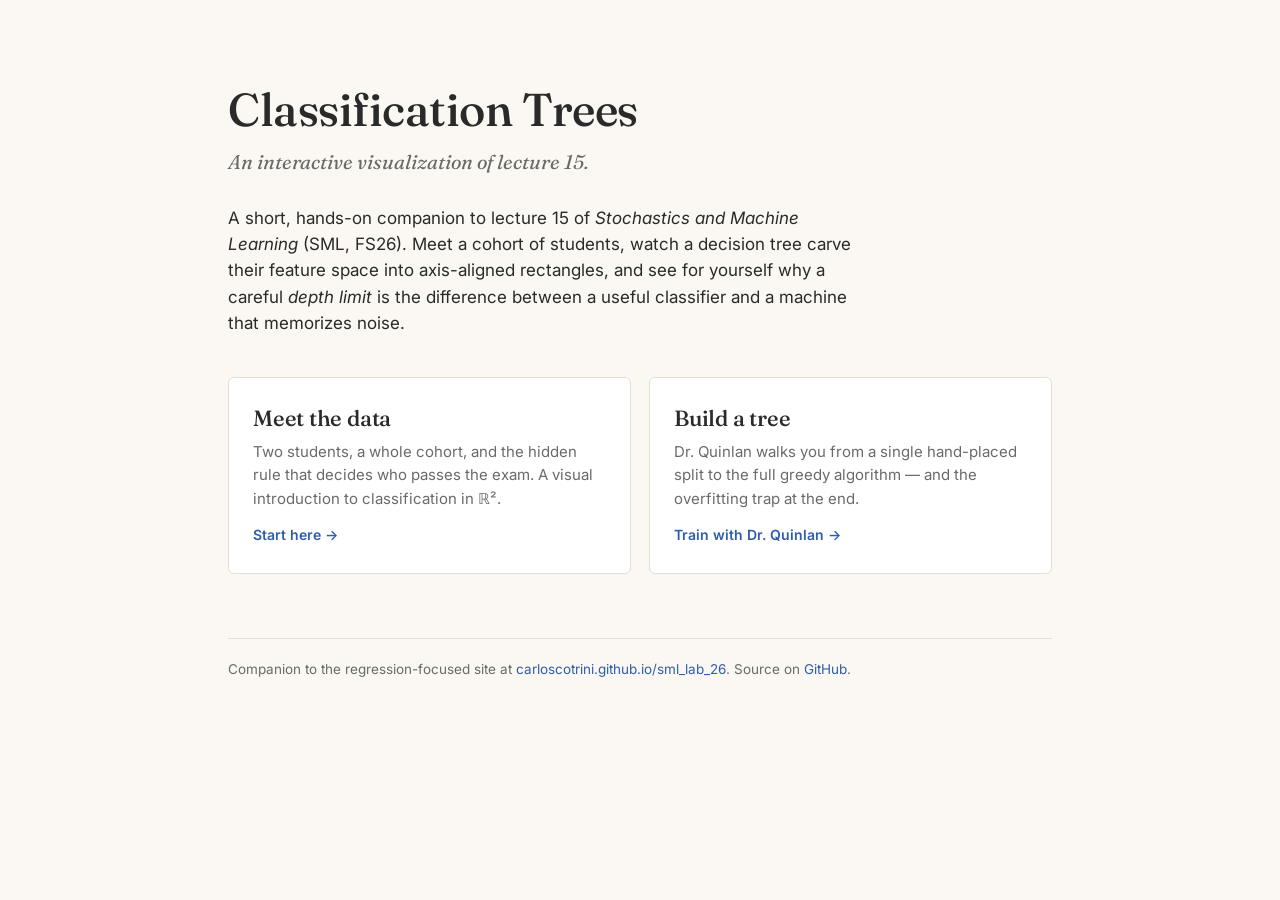
<file: site/index.html>
<!DOCTYPE html>
<html lang="en">
<head>
  <meta charset="utf-8" />
  <meta name="viewport" content="width=device-width, initial-scale=1" />
  <title>Classification Trees — decision-trees-viz</title>
  <link rel="preconnect" href="https://fonts.googleapis.com">
  <link rel="preconnect" href="https://fonts.gstatic.com" crossorigin>
  <link href="https://fonts.googleapis.com/css2?family=Fraunces:wght@400;500;600&family=Inter:wght@400;500;600&family=JetBrains+Mono&display=swap" rel="stylesheet">
  <link rel="stylesheet" href="./playground/shared/style.css" />
</head>
<body>
  <main class="landing">
    <section class="hero">
      <h1>Classification Trees</h1>
      <p class="subtitle">An interactive visualization of lecture 15.</p>
    </section>

    <p class="intro">
      A short, hands-on companion to lecture 15 of
      <em>Stochastics and Machine Learning</em> (SML, FS26).
      Meet a cohort of students, watch a decision tree carve their
      feature space into axis-aligned rectangles, and see for yourself
      why a careful <em>depth limit</em> is the difference between a
      useful classifier and a machine that memorizes noise.
    </p>

    <div class="card-grid">
      <a class="card" href="./playground/data-intro.html">
        <h2>Meet the data</h2>
        <p>Two students, a whole cohort, and the hidden rule that decides who passes the exam. A visual introduction to classification in ℝ².</p>
        <span class="cta">Start here →</span>
      </a>
      <a class="card" href="./playground/tree-builder.html">
        <h2>Build a tree</h2>
        <p>Dr. Quinlan walks you from a single hand-placed split to the full greedy algorithm — and the overfitting trap at the end.</p>
        <span class="cta">Train with Dr. Quinlan →</span>
      </a>
    </div>

    <footer>
      Companion to the regression-focused site at
      <a href="https://carloscotrini.github.io/sml_lab_26/" target="_blank" rel="noopener">carloscotrini.github.io/sml_lab_26</a>.
      Source on <a href="https://github.com/sml-fs26/decision-trees-viz" target="_blank" rel="noopener">GitHub</a>.
    </footer>
  </main>
</body>
</html>
</file>
<file: site/playground/shared/style.css>
/* style.css — shared styles for decision-trees-viz.
   Setosa/Distill-inspired: off-white, generous whitespace, minimal chrome. */

:root {
  /* Base */
  --c-bg:        #fbf8f3;
  --c-panel-bg:  #ffffff;
  --c-ink:       #2a2a2a;
  --c-ink-muted: #6a6a6a;
  --c-border:    #e4dfd5;

  /* Classification palette */
  --c-class-a:   #B83280;
  --c-class-b:   #3182CE;
  --c-split:     #E53E3E;
  --c-pure:      #27AE60;
  --c-impure:    #D4A017;
  --c-truth:     #D4A017;

  /* Character accents */
  --c-quinlan:   #2E5EA8;
  --c-breiman:   #805AD5;

  /* Type */
  --serif: 'Fraunces', 'Iowan Old Style', Georgia, serif;
  --sans:  'Inter', -apple-system, BlinkMacSystemFont, 'Segoe UI', Roboto, sans-serif;
  --mono:  'JetBrains Mono', 'SF Mono', Menlo, Monaco, Consolas, monospace;
}

* { box-sizing: border-box; }

html, body {
  margin: 0;
  padding: 0;
  background: var(--c-bg);
  color: var(--c-ink);
  font-family: var(--sans);
  font-size: 16.5px;
  line-height: 1.55;
}

a { color: var(--c-quinlan); text-decoration: none; }
a:hover { text-decoration: underline; }

h1, h2, h3 { font-family: var(--serif); font-weight: 500; letter-spacing: -0.01em; line-height: 1.3; }

/* ---------------------------------------------------------- */
/* Landing page                                                */
/* ---------------------------------------------------------- */
.landing {
  max-width: 880px;
  margin: 0 auto;
  padding: 80px 28px 60px;
}
.landing .hero h1 {
  font-size: 46px;
  margin: 0 0 6px;
}
.landing .hero .subtitle {
  color: var(--c-ink-muted);
  font-style: italic;
  font-family: var(--serif);
  font-size: 20px;
  margin: 0 0 28px;
}
.landing .intro {
  font-size: 17px;
  color: var(--c-ink);
  max-width: 640px;
  margin-bottom: 40px;
}
.card-grid {
  display: grid;
  grid-template-columns: 1fr 1fr;
  gap: 18px;
  margin-top: 32px;
}
.card {
  display: block;
  padding: 26px 24px;
  background: var(--c-panel-bg);
  border: 1px solid var(--c-border);
  border-radius: 6px;
  color: var(--c-ink);
  transition: transform .15s ease, box-shadow .15s ease, border-color .15s;
}
.card:hover {
  text-decoration: none;
  transform: translateY(-3px);
  box-shadow: 0 8px 24px rgba(0,0,0,0.06);
  border-color: var(--c-quinlan);
}
.card h2 { margin: 0 0 8px; font-size: 22px; }
.card p  { margin: 0; color: var(--c-ink-muted); font-size: 15px; }
.card .cta {
  display: inline-block;
  margin-top: 14px;
  color: var(--c-quinlan);
  font-weight: 600;
  font-size: 14px;
}
.landing footer {
  margin-top: 64px;
  padding-top: 20px;
  border-top: 1px solid var(--c-border);
  font-size: 13.5px;
  color: var(--c-ink-muted);
}

/* ---------------------------------------------------------- */
/* Top bar (scrollytelling pages)                              */
/* ---------------------------------------------------------- */
.top-bar {
  position: sticky;
  top: 0;
  z-index: 20;
  background: var(--c-bg);
  border-bottom: 1px solid var(--c-border);
  padding: 10px 24px;
  display: flex;
  align-items: center;
  gap: 20px;
  font-family: var(--sans);
  font-size: 13px;
  color: var(--c-ink-muted);
  overflow-x: auto;
}
.top-bar .brand {
  font-family: var(--serif);
  font-size: 16px;
  color: var(--c-ink);
  font-weight: 500;
}
.stage-progress {
  color: var(--c-ink-muted);
  font-variant-numeric: tabular-nums;
}
.formula-tracker {
  flex: 1;
  display: flex;
  gap: 14px;
  flex-wrap: wrap;
  overflow: hidden;
  font-size: 13px;
}
.formula-tracker .f-item {
  padding: 2px 8px;
  background: #fff;
  border: 1px solid var(--c-border);
  border-radius: 3px;
}

/* ---------------------------------------------------------- */
/* Scrollytelling layout                                       */
/* ---------------------------------------------------------- */
.scroll-container {
  display: grid;
  grid-template-columns: 1fr 1fr;
  gap: 28px;
  max-width: 1200px;
  margin: 0 auto;
  padding: 24px 24px 120px;
}
.scroll-narrative {
  min-width: 0;
}
.scroll-viz {
  position: sticky;
  top: 56px;
  height: calc(100vh - 80px);
  display: flex;
  align-items: flex-start;
  justify-content: center;
}
.scroll-viz > * { width: 100%; }
.scroll-stage {
  min-height: 70vh;
  padding: 48px 0;
  opacity: 0.45;
  transition: opacity .3s ease;
}
.scroll-stage.stage-active { opacity: 1; }
.scroll-stage h2 {
  font-size: 30px;
  margin: 0 0 16px;
}
.scroll-stage p { font-size: 16.5px; }

@media (max-width: 860px) {
  .scroll-container { grid-template-columns: 1fr; }
  .scroll-viz {
    position: relative;
    top: auto;
    height: auto;
    order: -1;
    margin-bottom: 12px;
  }
  .scroll-stage { min-height: auto; padding: 28px 0; opacity: 1; }
}

/* ---------------------------------------------------------- */
/* Coloured boxes                                              */
/* ---------------------------------------------------------- */
.toystory, .keyinsight, .warningbox, .repairbox, .numermark, .vizspec {
  padding: 14px 16px;
  margin: 16px 0;
  border-radius: 4px;
  border-left: 4px solid;
  background: #fff;
  font-size: 15.5px;
}
.toystory   { border-color: var(--c-impure);  background: #fef7e6; }
.keyinsight { border-color: var(--c-quinlan); background: #edf3fb; }
.warningbox { border-color: var(--c-split);   background: #fdecea; }
.repairbox  { border-color: var(--c-pure);    background: #e9f6ee; }
.numermark  { border-color: #5a8cd0;          background: #eff5fb; font-family: var(--mono); font-size: 14px; }
.vizspec    { border-color: var(--c-pure);    background: #edf7f0; font-size: 14px; color: var(--c-ink-muted); }
.toystory strong, .keyinsight strong, .warningbox strong, .repairbox strong { color: var(--c-ink); }

/* ---------------------------------------------------------- */
/* Character card                                              */
/* ---------------------------------------------------------- */
.char-card {
  display: flex;
  align-items: flex-start;
  gap: 14px;
  padding: 14px 16px;
  background: #fff;
  border: 1px solid var(--c-border);
  border-left: 4px solid var(--c-quinlan);
  border-radius: 4px;
  margin: 20px 0;
}
.char-card.breiman { border-left-color: var(--c-breiman); }
.char-avatar {
  flex: 0 0 44px;
  width: 44px; height: 44px;
  border-radius: 50%;
  background: var(--c-quinlan);
  color: #fff;
  display: flex;
  align-items: center;
  justify-content: center;
  font-family: var(--serif);
  font-weight: 600;
  font-size: 18px;
}
.char-card.breiman .char-avatar { background: var(--c-breiman); }
.char-card .char-body { flex: 1; font-size: 15px; }
.char-card .char-name { font-weight: 600; color: var(--c-ink); }

/* ---------------------------------------------------------- */
/* Scatter + tree SVG                                          */
/* ---------------------------------------------------------- */
.pg-scatter, .pg-tree { width: 100%; height: auto; font-family: var(--sans); }
.pg-scatter .axis path,
.pg-scatter .axis line { stroke: #bfbdb3; }
.pg-scatter .axis text { fill: var(--c-ink-muted); font-size: 11px; }
.pg-scatter .axis-label { fill: var(--c-ink); font-size: 12px; font-family: var(--sans); }

/* ---------------------------------------------------------- */
/* Controls / buttons                                          */
/* ---------------------------------------------------------- */
.pg-btn {
  font-family: var(--sans);
  font-size: 14px;
  padding: 8px 14px;
  border: none;
  background: var(--c-ink);
  color: var(--c-bg);
  border-radius: 3px;
  cursor: pointer;
  font-weight: 600;
}
.pg-btn.secondary {
  background: #fff;
  color: var(--c-ink);
  border: 1px solid var(--c-border);
}
.pg-btn:hover { opacity: 0.9; }

.muted { color: var(--c-ink-muted); }

/* ---------------------------------------------------------- */
/* Narrow-viewport overrides                                   */
/* ---------------------------------------------------------- */
@media (max-width: 640px) {
  .card-grid { grid-template-columns: 1fr; }
  .landing { padding: 48px 20px 40px; }
  .landing .hero h1 { font-size: 36px; }
  .top-bar { gap: 12px; padding: 8px 14px; }
}

/* ---------------------------------------------------------- */
/* Focus ring (keyboard nav)                                    */
/* ---------------------------------------------------------- */
:focus-visible {
  outline: 2px solid var(--c-quinlan);
  outline-offset: 2px;
  border-radius: 2px;
}
input[type="range"]:focus-visible,
input[type="checkbox"]:focus-visible,
input[type="number"]:focus-visible,
button:focus-visible,
a:focus-visible { outline: 2px solid var(--c-quinlan); outline-offset: 2px; }

/* ---------------------------------------------------------- */
/* Reduced motion                                              */
/* ---------------------------------------------------------- */
@media (prefers-reduced-motion: reduce) {
  * { transition: none !important; animation: none !important; }
}
</file>
